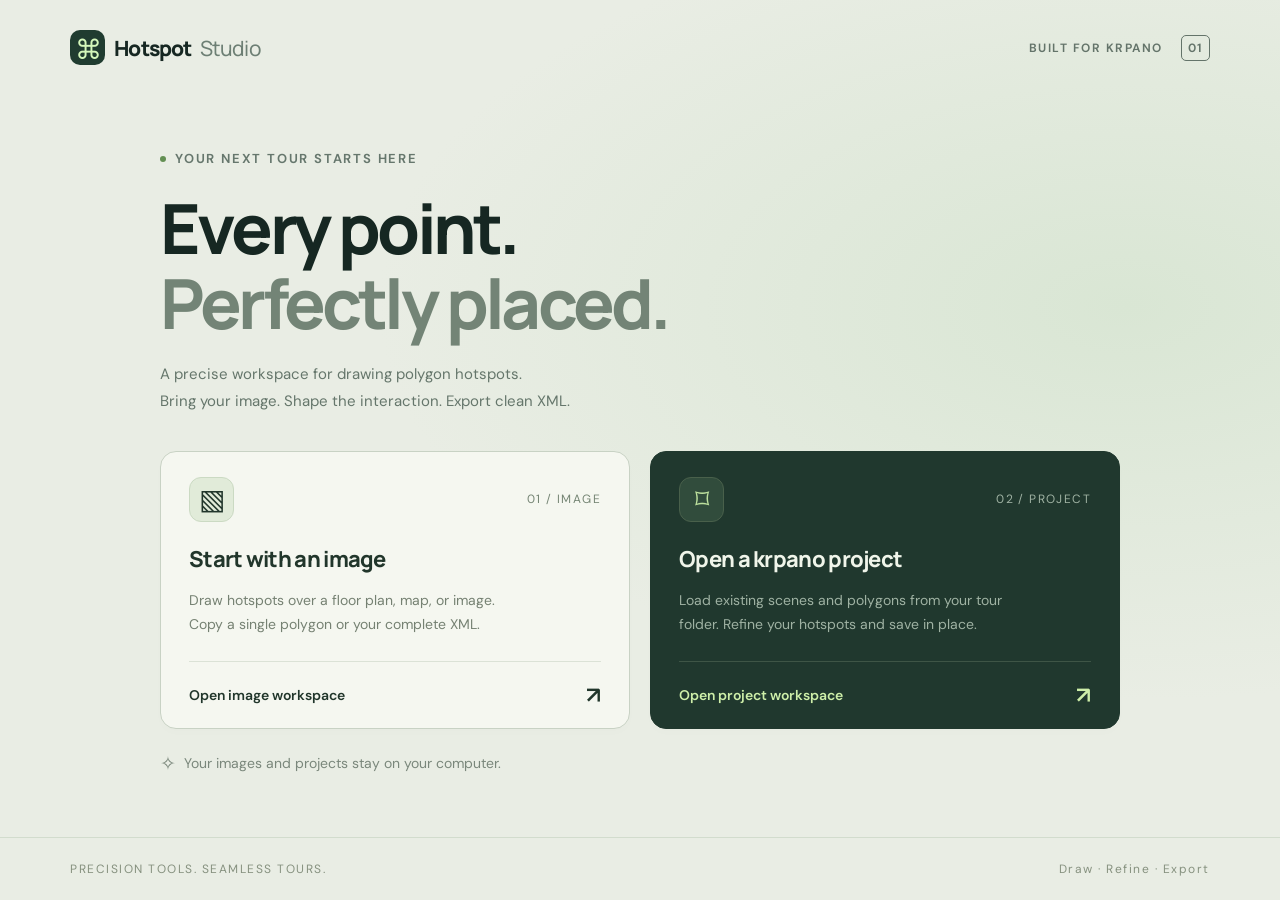
<file: index.html>
<!DOCTYPE html>
<html lang="en">
<head>
    <meta charset="UTF-8">
    <meta name="viewport" content="width=device-width, initial-scale=1.0">
    <title>Hotspot Studio · krpano editor</title>
    <link rel="stylesheet" href="styles.css">
    <script src="editor.js" defer></script>
</head>
<body>
    <main id="welcomeScreen" class="welcome">
        <nav class="welcome-nav"><a class="brand" href="./"><span class="brand-mark" aria-hidden="true">⌘</span> Hotspot<span class="brand-light">Studio</span></a><span class="version-badge">BUILT FOR KRPANO <span>01</span></span></nav>
        <div class="welcome-content">
            <div class="welcome-intro"><span class="eyebrow"><i></i> YOUR NEXT TOUR STARTS HERE</span><h1>Every point.<br><span>Perfectly placed.</span></h1><p>A precise workspace for drawing polygon hotspots.<br>Bring your image. Shape the interaction. Export clean XML.</p></div>
            <div class="mode-container">
                <button class="mode-card" type="button" data-workflow="image"><span class="mode-top"><span class="mode-icon" aria-hidden="true">▧</span><span class="mode-number">01 / IMAGE</span></span><h2>Start with an image</h2><p>Draw hotspots over a floor plan, map, or image. Copy a single polygon or your complete XML.</p><span class="mode-bottom"><span>Open image workspace</span><span aria-hidden="true">↗</span></span></button>
                <button class="mode-card project-card" type="button" data-workflow="folder"><span class="mode-top"><span class="mode-icon" aria-hidden="true">⌑</span><span class="mode-number">02 / PROJECT</span></span><h2>Open a krpano project</h2><p>Load existing scenes and polygons from your tour folder. Refine your hotspots and save in place.</p><span class="mode-bottom"><span>Open project workspace</span><span aria-hidden="true">↗</span></span></button>
            </div>
            <div class="welcome-note"><span>✧</span> Your images and projects stay on your computer.</div>
        </div>
        <footer class="welcome-footer"><span>PRECISION TOOLS. SEAMLESS TOURS.</span><span>Draw · Refine · Export</span></footer>
    </main>

    <div id="mainApp">
        <header class="app-header">
            <div class="header-brand"><button id="btnBack" class="icon-button" type="button" aria-label="Return to workflow selection">←</button><span class="brand-mark" aria-hidden="true">⌘</span><div><strong>Hotspot<span class="brand-light">Studio</span></strong><span id="headerTitle" class="header-subtitle">Image workspace</span></div></div>
            <div class="header-center"><span class="live-dot"></span><span>LOCAL WORKSPACE</span></div>
            <div class="header-status"><span id="folderStatus">Ready to create</span><span class="version-badge">KRPANO XML</span></div>
        </header>
        <div class="app-container">
            <aside class="sidebar" aria-label="Setup and hotspots">
                <div class="sidebar-title"><span class="eyebrow">WORKSPACE</span><span class="small-label">01 — SETUP</span></div>
                <section id="panelImageSetup" class="panel hidden-panel">
                    <h3>Image setup</h3><p class="panel-description">Choose the image you want to make interactive.</p>
                    <label for="standaloneImageInput">Source image</label><input class="file-input" type="file" id="standaloneImageInput" accept="image/*">
                    <label for="prefixImage">Hotspot name prefix</label><input type="text" id="prefixImage" value="hotspot_" placeholder="e.g. floor1_">
                    <div class="field-grid"><div><label for="hfovImg">HFOV</label><input type="number" id="hfovImg" value="1.00" step="0.01"></div><div><label for="vfovImg">VFOV</label><input type="number" id="vfovImg" value="0.563040" step="0.000001"></div></div>
                </section>
                <section id="panelFolderSetup" class="panel hidden-panel">
                    <h3>Project setup</h3><p class="panel-description">Connect your tour folder to edit a scene.</p><button id="btnOpenFolder" class="primary" type="button">＋ Open krpano folder</button>
                    <div id="folderControls" class="hidden-panel folder-controls"><label for="sceneSelect">Target scene</label><select id="sceneSelect"><option value="">No scenes found</option></select><label for="highResOverride">High-resolution image <span class="optional">optional</span></label><input class="file-input" type="file" id="highResOverride" accept="image/*"><label for="prefixFolder">Hotspot name prefix</label><input type="text" id="prefixFolder" placeholder="Auto-fills from scene"><div class="field-grid"><div><label for="hfovFol">HFOV</label><input type="number" id="hfovFol" value="1.00" step="0.01"></div><div><label for="vfovFol">VFOV</label><input type="number" id="vfovFol" value="0.563040" step="0.000001"></div></div></div>
                </section>
                <section class="panel hotspot-panel"><div class="section-heading"><h3>Hotspots</h3><span id="hotspotCount" class="count-badge">0</span></div><div class="list-toolbar"><span class="small-label">YOUR POLYGONS</span><button id="btnShowAll" class="text-button" type="button">Show all ↗</button></div><div class="apt-list" id="aptList"></div><p id="hotspotEmpty" class="empty-list">No hotspots yet.<br>Draw your first polygon on the canvas.</p><div id="defaultControls"><button id="btnStartDraw" class="primary" type="button">＋ Draw a hotspot</button><button class="danger" id="btnDeleteApt" type="button">Delete selected hotspot</button></div><div id="drawControls"><div class="drawing-label"><span class="live-dot"></span> DRAWING MODE</div><p>Click to add points. Drag a point to refine it. Right-click a point to remove it.</p><button id="btnFinishDraw" class="primary" type="button">✓ Finish polygon</button><button id="btnCancelDraw" class="secondary" type="button">Cancel drawing</button></div></section>
                <div class="sidebar-footnote"><span>↳</span> Select a hotspot to refine its points.</div>
            </aside>
            <section class="canvas-workspace" aria-label="Canvas workspace">
                <div class="canvas-toolbar"><div class="canvas-heading"><span class="canvas-icon" aria-hidden="true">◇</span><div><strong id="canvasTitle">Untitled canvas</strong><span id="imageDimensions">Upload an image to begin</span></div></div><div class="zoom-controls" aria-label="Canvas zoom"><button id="btnZoomOut" type="button" aria-label="Zoom out">−</button><span id="zoomLabel">100%</span><button id="btnZoomIn" type="button" aria-label="Zoom in">＋</button><span class="toolbar-divider"></span><button id="btnZoomFit" type="button">Fit</button></div></div>
                <div class="editor-view" id="editorView"><div id="canvasEmpty" class="canvas-empty"><svg width="138" height="112" viewBox="0 0 138 112" fill="none" aria-hidden="true"><path d="M16 28L90 13L122 77L49 98Z" fill="#b9f582" fill-opacity=".04" stroke="#657d57" stroke-dasharray="4 5"/><path d="M37 40L85 30L105 72L57 85Z" fill="#b9f582" fill-opacity=".09" stroke="#b9f582"/><g fill="#172524" stroke="#b9f582"><rect x="33" y="36" width="8" height="8" rx="2"/><rect x="81" y="26" width="8" height="8" rx="2"/><rect x="101" y="68" width="8" height="8" rx="2"/><rect x="53" y="81" width="8" height="8" rx="2"/></g></svg><h2>A blank canvas. Endless possibilities.</h2><p id="canvasEmptyText">Upload an image to begin.</p><span class="empty-hint">POINT BY POINT, BRING YOUR IMAGE TO LIFE</span></div><div id="canvasWrapper" class="canvas-wrapper" hidden><canvas id="canvas" width="600" height="400" aria-label="Polygon drawing canvas"></canvas></div></div>
                <div class="canvas-footer"><span id="canvasStatus"><i class="live-dot"></i><span id="canvasStatusText">Ready when you are</span></span><div><kbd>Space</kbd> + drag to pan <span class="footer-divider">/</span> Scroll to zoom</div></div>
            </section>
            <aside class="export-sidebar" aria-label="Export XML">
                <div class="sidebar-title"><span class="eyebrow">DELIVERABLE</span><span class="small-label">02 — EXPORT</span></div>
                <section id="panelExportImage" class="export-panel hidden-panel"><div class="section-heading"><h3>Generated XML</h3><span class="code-badge">&lt;/&gt;</span></div><p class="panel-description">Your polygons, ready for krpano.<br>Generate the code after making changes.</p><button id="btnGenerateCode" class="primary" type="button">Generate XML <span aria-hidden="true">↗</span></button><div class="code-heading"><span>HOTSPOTS.XML</span><button id="btnCopyAllXml" class="text-button" type="button" disabled>Copy all</button></div><textarea id="xmlOutput" readonly spellcheck="false" aria-label="Generated hotspot XML" placeholder="Your generated XML will appear here…"></textarea><p id="copyStatus" class="copy-status" role="status" aria-live="polite"></p><div class="export-note"><span aria-hidden="true">↳</span><p>Need just one hotspot? Use <strong>Copy XML</strong> beside its name.</p></div></section>
                <section id="panelExportFolder" class="export-panel hidden-panel"><div class="section-heading"><h3>Save your changes</h3><span class="code-badge">&lt;/&gt;</span></div><p class="panel-description">Replace the polygon hotspots in the selected scene of your tour.xml.</p><button id="btnSaveXML" class="primary" type="button">Save to tour.xml ↗</button><div class="export-note"><span>↳</span><p>Saving updates the selected scene in your connected project folder.</p></div></section>
                <section class="export-spec" aria-labelledby="exportStyleHeading">
                    <h3 id="exportStyleHeading">Hotspot style</h3>
                    <p class="panel-description">Applies to every hotspot in your export.</p>
                    <label for="borderColorCode">Border color</label>
                    <div class="color-control">
                        <input id="borderColorPicker" type="color" value="#ffffff" aria-label="Choose border color">
                        <input id="borderColorCode" type="text" value="0xFFFFFF" spellcheck="false" aria-describedby="styleColorHint" aria-label="Border color hex code">
                    </div>
                    <label for="fillColorCode">Fill color</label>
                    <div class="color-control">
                        <input id="fillColorPicker" type="color" value="#ffffff" aria-label="Choose fill color">
                        <input id="fillColorCode" type="text" value="0xFFFFFF" spellcheck="false" aria-describedby="styleColorHint" aria-label="Fill color hex code">
                    </div>
                    <p id="styleColorHint" class="field-hint">Use a picker or enter #FFFFFF / 0xFFFFFF.</p>
                    <label for="fillOpacityRange">Fill opacity</label>
                    <div class="opacity-control">
                        <input id="fillOpacityRange" type="range" min="0" max="100" step="1" value="20" aria-label="Fill opacity slider">
                        <div class="percentage-input"><input id="fillOpacity" type="number" min="0" max="100" step="1" value="20" aria-label="Fill opacity percentage"><span aria-hidden="true">%</span></div>
                    </div>
                    <p id="exportStyleStatus" class="field-hint" role="status" aria-live="polite"></p>
                </section>
            </aside>
        </div>
    </div>
</body>
</html>
</file>
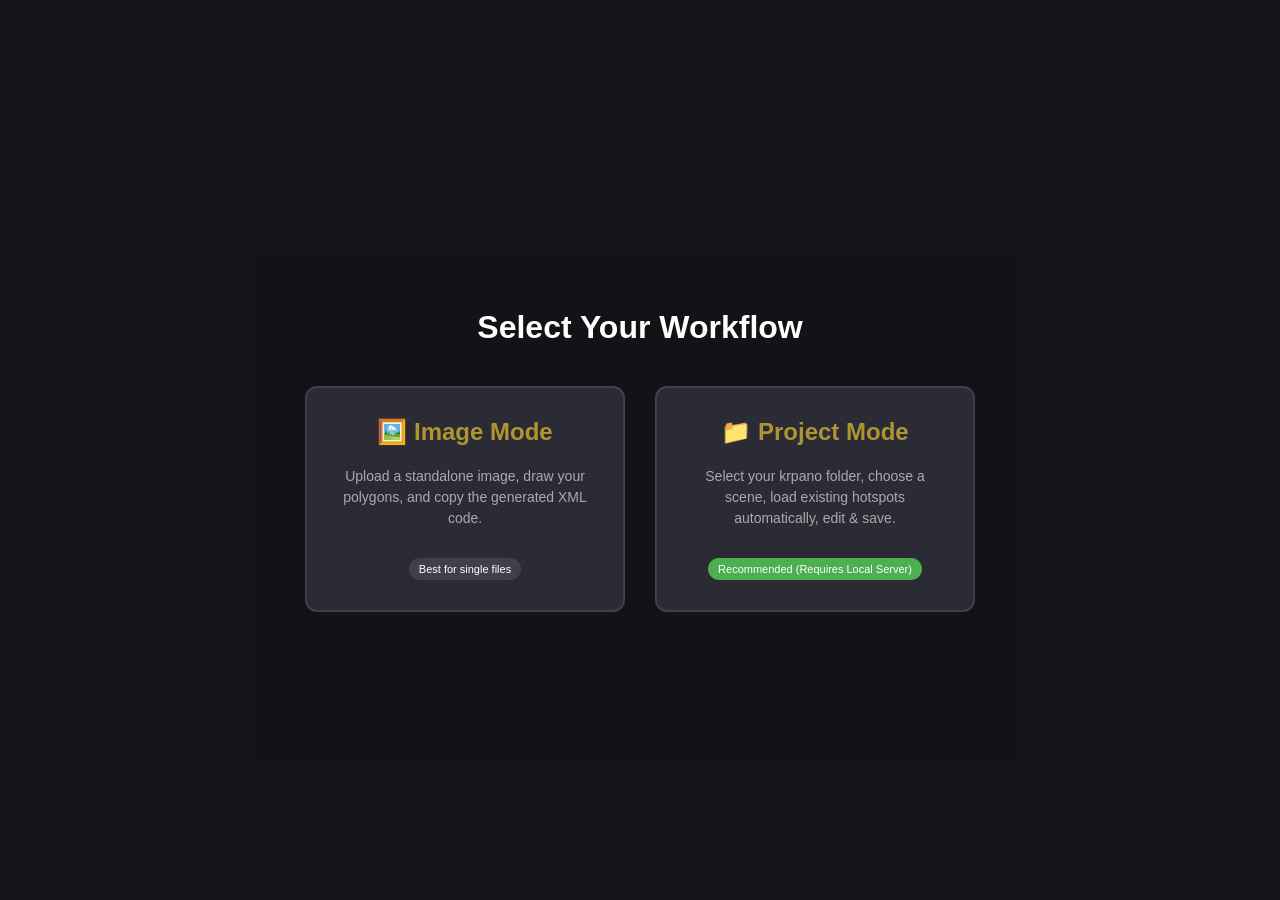
<file: hotspot-tool.html>
<!DOCTYPE html>
<html lang="en">

<head>
    <meta charset="UTF-8">
    <meta name="viewport" content="width=device-width, initial-scale=1.0">
    <title>Krpano Ultimate Hotspot Editor</title>
    <style>
        * {
            box-sizing: border-box;
            font-family: -apple-system, BlinkMacSystemFont, "Segoe UI", Roboto, sans-serif;
        }

        body {
            margin: 0;
            padding: 0;
            background: #1e1e24;
            color: #fff;
            height: 100vh;
            display: flex;
            flex-direction: column;
        }

        /* --- Welcome Screen --- */
        #welcomeScreen {
            position: fixed;
            top: 0;
            left: 0;
            width: 100%;
            height: 100%;
            background: rgba(20, 20, 24, 0.95);
            display: flex;
            flex-direction: column;
            align-items: center;
            justify-content: center;
            z-index: 1000;
        }

        .mode-container {
            display: flex;
            gap: 30px;
            margin-top: 30px;
        }

        .mode-card {
            background: #2b2b36;
            border: 2px solid #3f3f4e;
            padding: 30px;
            border-radius: 12px;
            width: 320px;
            text-align: center;
            cursor: pointer;
            transition: all 0.3s;
        }

        .mode-card:hover {
            border-color: #ad952f;
            transform: translateY(-5px);
            box-shadow: 0 10px 20px rgba(0, 0, 0, 0.3);
        }

        .mode-card h2 {
            color: #ad952f;
            margin-top: 0;
        }

        .mode-card p {
            color: #aaa;
            font-size: 14px;
            line-height: 1.5;
        }

        /* --- Main App --- */
        header {
            background: #2b2b36;
            padding: 12px 20px;
            display: flex;
            align-items: center;
            justify-content: space-between;
            border-bottom: 1px solid #3f3f4e;
        }

        .app-container {
            display: flex;
            flex: 1;
            overflow: hidden;
        }

        .sidebar {
            width: 350px;
            background: #252530;
            border-right: 1px solid #3f3f4e;
            padding: 15px;
            overflow-y: auto;
            display: flex;
            flex-direction: column;
            gap: 15px;
        }

        .panel {
            background: #2b2b36;
            border-radius: 6px;
            padding: 12px;
            border: 1px solid #3f3f4e;
        }

        .panel h3 {
            margin-top: 0;
            font-size: 14px;
            text-transform: uppercase;
            letter-spacing: 0.5px;
            color: #ad952f;
            border-bottom: 1px solid #3f3f4e;
            padding-bottom: 8px;
            margin-bottom: 12px;
        }

        label {
            display: block;
            font-size: 12px;
            margin-bottom: 5px;
            color: #ccc;
        }

        input,
        select,
        button {
            width: 100%;
            padding: 8px;
            margin-bottom: 10px;
            border-radius: 4px;
            border: 1px solid #4f4f60;
            background: #1e1e24;
            color: #fff;
            font-size: 13px;
        }

        button {
            background: #ad952f;
            color: #000;
            font-weight: bold;
            border: none;
            cursor: pointer;
            transition: background 0.2s;
        }

        button:hover {
            background: #c2a938;
        }

        button.secondary {
            background: #3f3f4e;
            color: #fff;
        }

        button.secondary:hover {
            background: #525266;
        }

        button.danger {
            background: #8b0000;
            color: #fff;
        }

        button.success {
            background: #4CAF50;
            color: #fff;
        }

        button.success:hover {
            background: #45a049;
        }

        .editor-view {
            flex: 1;
            background: #141418;
            position: relative;
            overflow: auto;
            display: flex;
            align-items: center;
            justify-content: center;
            padding: 20px;
        }

        .canvas-wrapper {
            position: relative;
        }

        canvas {
            display: block;
            cursor: crosshair;
            background: #1e1e24;
            box-shadow: 0 0 20px rgba(0, 0, 0, 0.5);
        }

        .apt-list {
            max-height: 180px;
            overflow-y: auto;
            margin-bottom: 10px;
            border: 1px solid #3f3f4e;
            border-radius: 4px;
            padding: 4px;
            background: #1e1e24;
        }

        .apt-item {
            display: flex;
            justify-content: space-between;
            align-items: center;
            padding: 6px 8px;
            margin-bottom: 4px;
            border-radius: 4px;
            cursor: pointer;
            border: 1px solid transparent;
        }

        .apt-item:hover {
            background: #2b2b36;
        }

        .apt-item.selected {
            border-color: #ad952f;
            background: #3a3826;
        }

        textarea {
            height: 150px;
            font-family: monospace;
            font-size: 11px;
            white-space: pre;
            width: 100%;
            background: #1e1e24;
            color: #fff;
            border: 1px solid #4f4f60;
            padding: 8px;
            border-radius: 4px;
            resize: vertical;
        }

        #drawControls {
            display: none;
            background: #3a3826;
            padding: 10px;
            border-radius: 4px;
            border: 1px dashed #ad952f;
        }
    </style>
</head>

<body>

    <!-- WELCOME SCREEN -->
    <div id="welcomeScreen">
        <h1 style="color: #fff; font-size: 32px; margin-bottom: 10px;">Select Your Workflow</h1>

        <div class="mode-container">
            <!-- Mode A -->
            <div class="mode-card" onclick="initApp('image')">
                <h2>🖼️ Image Mode</h2>
                <p>Upload a standalone image, draw your polygons, and copy the generated XML code.</p>
                <span
                    style="display:inline-block; margin-top:15px; padding: 5px 10px; background:#3f3f4e; border-radius:15px; font-size:11px;">Best
                    for single files</span>
            </div>

            <!-- Mode B -->
            <div class="mode-card" onclick="initApp('folder')">
                <h2>📁 Project Mode</h2>
                <p>Select your krpano folder, choose a scene, load existing hotspots automatically, edit & save.</p>
                <span
                    style="display:inline-block; margin-top:15px; padding: 5px 10px; background:#4CAF50; color:#fff; border-radius:15px; font-size:11px;">Recommended
                    (Requires Local Server)</span>
            </div>
        </div>
    </div>

    <!-- MAIN APP -->
    <div id="mainApp" style="display:none; height: 100vh; flex-direction: column;">
        <header>
            <div>
                <button class="secondary" style="width:auto; padding: 5px 10px; margin:0 15px 0 0;"
                    onclick="location.reload()">⬅ Back</button>
                <strong id="headerTitle">Krpano Hotspot Editor</strong>
            </div>
            <div id="folderStatus" style="font-size: 12px; color: #FFD700;"></div>
        </header>

        <div class="app-container">
            <div class="sidebar">

                <!-- MODULE 1A: IMAGE MODE SETUP -->
                <div id="panelImageSetup" class="panel" style="display: none;">
                    <h3>1. Image Setup</h3>
                    <label>Upload Floor Plan / Image</label>
                    <input type="file" id="standaloneImageInput" accept="image/*">

                    <label>Hotspot Name Prefix</label>
                    <input type="text" id="prefixImage" value="hotspot_" placeholder="e.g. floor1_">

                    <div style="display:flex; gap:10px;">
                        <div><label>HFOV</label><input type="number" id="hfovImg" value="1.00" step="0.01"></div>
                        <div><label>VFOV</label><input type="number" id="vfovImg" value="0.563040" step="0.000001">
                        </div>
                    </div>
                </div>

                <!-- MODULE 1B: FOLDER MODE SETUP -->
                <div id="panelFolderSetup" class="panel" style="display: none;">
                    <h3>1. Project Setup</h3>
                    <button id="btnOpenFolder" class="success">📂 Open Krpano Folder</button>

                    <div id="folderControls"
                        style="display: none; margin-top: 15px; border-top: 1px solid #3f3f4e; padding-top: 15px;">
                        <label>Select Target Scene</label>
                        <select id="sceneSelect" onchange="onSceneChange()">
                            <option value="">-- No scenes found --</option>
                        </select>

                        <div
                            style="background: #1e1e24; padding: 10px; border-radius: 4px; margin-bottom: 10px; border: 1px dashed #4f4f60;">
                            <label style="color:#FFD700;">Upload Original High-Res Image (Optional):</label>
                            <input type="file" id="highResOverride" accept="image/*" style="margin-bottom:0;">
                        </div>

                        <label>Hotspot Name Prefix</label>
                        <input type="text" id="prefixFolder" value="" placeholder="Auto-fills from scene">

                        <div style="display:flex; gap:10px;">
                            <div><label>HFOV</label><input type="number" id="hfovFol" value="1.00" step="0.01"></div>
                            <div><label>VFOV</label><input type="number" id="vfovFol" value="0.563040" step="0.000001">
                            </div>
                        </div>
                    </div>
                </div>

                <!-- MODULE 2: ZOOM & PAN -->
                <div class="panel">
                    <h3>Zoom & Pan</h3>
                    <p style="font-size: 11px; color:#aaa; margin-top:0;"><i>Tip: Right-click & drag, or Spacebar+Drag
                            to pan.</i></p>
                    <div style="display:flex; gap:5px; align-items:center;">
                        <button id="btnZoomOut" class="secondary" style="width:40px;">-</button>
                        <span id="zoomLabel" style="font-size:12px; flex:1; text-align:center;">100%</span>
                        <button id="btnZoomIn" class="secondary" style="width:40px;">+</button>
                        <button id="btnZoomFit" class="secondary">Fit</button>
                    </div>
                </div>

                <!-- MODULE 3: DRAWING -->
                <div class="panel">
                    <h3>2. Manage Hotspots</h3>
                    <button id="btnShowAll" class="secondary" style="margin-bottom: 10px;">👁️ Show All
                        Hotspots</button>
                    <div class="apt-list" id="aptList"></div>

                    <div id="defaultControls">
                        <button id="btnStartDraw">+ Create Manual Polygon</button>
                        <button class="danger" id="btnDeleteApt" style="margin-top: 5px;">Delete Selected</button>
                    </div>

                    <div id="drawControls">
                        <p style="font-size: 12px; margin-top: 0; margin-bottom: 10px; color: #FFD700;">✏️ Click on
                            canvas to add points.</p>
                        <button id="btnFinishDraw" class="success">Finish Shape</button>
                        <button id="btnCancelDraw" class="danger" style="margin-bottom: 0;">Cancel</button>
                    </div>
                </div>

                <!-- MODULE 4A: EXPORT IMAGE MODE -->
                <div id="panelExportImage" class="panel" style="display: none;">
                    <h3>3. Export Code</h3>
                    <button id="btnGenerateCode" class="secondary">Generate XML Code</button>
                    <textarea id="xmlOutput" readonly placeholder="Output will appear here..."></textarea>
                </div>

                <!-- MODULE 4B: EXPORT FOLDER MODE -->
                <div id="panelExportFolder" class="panel" style="display: none;">
                    <h3>3. Save Changes</h3>
                    <button id="btnSaveXML" class="success" style="padding: 12px; font-size: 14px;">💾 Overwrite
                        tour.xml</button>
                </div>

            </div>

            <div class="editor-view" id="editorView">
                <div class="canvas-wrapper">
                    <canvas id="canvas" width="600" height="400"></canvas>
                </div>
            </div>
        </div>
    </div>

    <script>
        // --- Application State ---
        let currentWorkflow = '';
        let appMode = 'VIEW_ALL';
        let img = new Image();
        let apartments = [];
        let drawingPoints = [];
        let selectedAptIndex = -1;
        let selectedPointIndex = -1;
        let isDragging = false;
        let zoomLevel = 1.0;
        const HANDLE_RADIUS = 6;

        // File System State
        let projectDirHandle = null;
        let xmlFileHandle = null;
        let originalXmlContent = "";
        let sceneDataMap = {};

        // Panning State
        let isPanning = false;
        let startPanX = 0, startPanY = 0;
        let startScrollLeft = 0, startScrollTop = 0;
        let spacePressed = false;

        const editorView = document.getElementById('editorView');
        const canvas = document.getElementById('canvas');
        const ctx = canvas.getContext('2d');
        const aptListEl = document.getElementById('aptList');

        // --- INITIALIZATION ---
        function initApp(mode) {
            currentWorkflow = mode;
            document.getElementById('welcomeScreen').style.display = 'none';
            document.getElementById('mainApp').style.display = 'flex';

            if (mode === 'image') {
                document.getElementById('headerTitle').innerText = "Standalone Image Editor";
                document.getElementById('panelImageSetup').style.display = 'block';
                document.getElementById('panelExportImage').style.display = 'block';
                drawHelperText("Upload an Image from the left panel to begin.");
            } else {
                document.getElementById('headerTitle').innerText = "Direct Project Folder Editor";
                document.getElementById('panelFolderSetup').style.display = 'block';
                document.getElementById('panelExportFolder').style.display = 'block';
                drawHelperText("Click 'Open Krpano Folder' to begin.");
            }
        }

        function drawHelperText(text) {
            ctx.clearRect(0, 0, canvas.width, canvas.height);
            ctx.fillStyle = "#FFD700"; ctx.font = "16px Arial"; ctx.textAlign = "center";
            ctx.fillText(text, canvas.width / 2, canvas.height / 2);
        }

        // --- IMAGE LOADING ENGINE ---
        // Universal image onload handler to calculate everything properly
        img.onload = () => {
            fitToScreen();
            if (currentWorkflow === 'folder' && originalXmlContent) {
                loadExistingHotspotsFromXML();
            }
        };

        // Workflow A: Image Input
        document.getElementById('standaloneImageInput').addEventListener('change', (e) => {
            const file = e.target.files[0];
            if (!file) return;
            document.getElementById('prefixImage').value = file.name.replace(/\.[^/.]+$/, "") + "_";
            const reader = new FileReader();
            reader.onload = (evt) => { img.src = evt.target.result; };
            reader.readAsDataURL(file);
        });

        // Workflow B: High-Res Override
        document.getElementById('highResOverride').addEventListener('change', (e) => {
            const file = e.target.files[0];
            if (!file) return;
            const reader = new FileReader();
            reader.onload = (evt) => { img.src = evt.target.result; };
            reader.readAsDataURL(file);
        });

        // --- WORKFLOW A: EXPORT ---
        document.getElementById('btnGenerateCode').addEventListener('click', () => {
            if (apartments.length === 0) return alert("Please draw at least one hotspot!");
            const hfov = parseFloat(document.getElementById('hfovImg').value);
            const vfov = parseFloat(document.getElementById('vfovImg').value);
            const prefix = document.getElementById('prefixImage').value;

            let xml = '';
            apartments.forEach(apt => {
                xml += `\t\t<hotspot name="${prefix}${apt.number}" style="mypolygonalhotspotstylename"\n\t\t\tbordercolor="" borderwidth="1"\n\t\t\tfillcolor="0xAD952F" fillalpha="0.2" capture="false"\n\t\t\tzorder="5"\n\t\t\tonhover="set(fillalpha, 0.5);"\n\t\t\tonout="set(fillalpha, 0.2);">\n`;
                apt.points.forEach(p => {
                    const ath = ((p.x / img.width) - 0.5) * hfov; const atv = ((p.y / img.height) - 0.5) * vfov;
                    xml += `\t\t\t<point ath="${ath.toFixed(6)}" atv="${atv.toFixed(6)}" />\n`;
                });
                xml += `\t\t</hotspot>\n`;
            });
            document.getElementById('xmlOutput').value = xml;
        });

        // --- WORKFLOW B: FOLDER LOGIC ---
        document.getElementById('btnOpenFolder').addEventListener('click', async () => {
            try {
                projectDirHandle = await window.showDirectoryPicker({ mode: 'readwrite' });
                document.getElementById('folderStatus').innerText = "📁 " + projectDirHandle.name;

                try {
                    xmlFileHandle = await projectDirHandle.getFileHandle('tour.xml', { create: false });
                    const file = await xmlFileHandle.getFile();
                    originalXmlContent = await file.text();

                    document.getElementById('folderControls').style.display = 'block';
                    parseScenesFromXML(originalXmlContent);
                } catch (err) {
                    alert("Error: 'tour.xml' not found in this folder.");
                }
            } catch (err) {
                if (err.name !== 'AbortError') alert("Folder access denied.");
            }
        });

        function parseScenesFromXML(xmlText) {
            const parser = new DOMParser();
            const xmlDoc = parser.parseFromString(xmlText, "text/xml");
            const scenes = xmlDoc.getElementsByTagName("scene");

            const select = document.getElementById('sceneSelect');
            select.innerHTML = '';
            sceneDataMap = {};

            for (let i = 0; i < scenes.length; i++) {
                const sceneName = scenes[i].getAttribute("name");
                if (sceneName) {
                    let imgUrl = "";
                    const preview = scenes[i].getElementsByTagName("preview")[0];
                    if (preview && preview.getAttribute("url")) {
                        imgUrl = preview.getAttribute("url");
                    }
                    sceneDataMap[sceneName] = { url: imgUrl };
                    let option = document.createElement('option');
                    option.value = sceneName; option.text = sceneName;
                    select.appendChild(option);
                }
            }
            if (scenes.length > 0) onSceneChange();
        }

        async function onSceneChange() {
            const select = document.getElementById('sceneSelect');
            if (select.value) {
                document.getElementById('prefixFolder').value = select.value + "_";
                const imgPath = sceneDataMap[select.value].url;

                apartments = [];
                updateUI();

                if (imgPath) {
                    drawHelperText("Loading preview image & checking for existing hotspots...");
                    await loadLocalImage(imgPath);
                } else {
                    img.src = "";
                    drawHelperText("No preview image found in XML for this scene. Upload a High-Res Image to continue.");
                }
            }
        }

        async function loadLocalImage(path) {
            try {
                const pathParts = path.split('/');
                let currentDir = projectDirHandle;
                for (let i = 0; i < pathParts.length - 1; i++) {
                    currentDir = await currentDir.getDirectoryHandle(pathParts[i]);
                }
                const fileHandle = await currentDir.getFileHandle(pathParts[pathParts.length - 1]);
                const file = await fileHandle.getFile();
                const objectUrl = URL.createObjectURL(file);
                // This will trigger img.onload which will fit screen and parse existing hotspots
                img.src = objectUrl;
            } catch (err) {
                drawHelperText("Could not auto-load image. Please upload a High-Res Override.");
            }
        }

        // --- REVERSE MATH: LOAD EXISTING HOTSPOTS ---
        function loadExistingHotspotsFromXML() {
            if (!originalXmlContent || !img.src || img.src === "") return;
            const selectedScene = document.getElementById('sceneSelect').value;
            if (!selectedScene) return;

            // Parse XML DOM
            const parser = new DOMParser();
            const xmlDoc = parser.parseFromString(originalXmlContent, "text/xml");
            const scenes = xmlDoc.getElementsByTagName("scene");

            let targetScene = null;
            for (let i = 0; i < scenes.length; i++) {
                if (scenes[i].getAttribute("name") === selectedScene) { targetScene = scenes[i]; break; }
            }
            if (!targetScene) return;

            const hfov = parseFloat(document.getElementById('hfovFol').value);
            const vfov = parseFloat(document.getElementById('vfovFol').value);
            const prefix = document.getElementById('prefixFolder').value;

            apartments = [];
            const hotspots = targetScene.getElementsByTagName("hotspot");

            for (let i = 0; i < hotspots.length; i++) {
                const hs = hotspots[i];
                const points = hs.getElementsByTagName("point");

                // Only parse if it's a polygon (has <point> children)
                if (points.length > 2) {
                    let name = hs.getAttribute("name") || "unknown";
                    if (name.startsWith(prefix)) name = name.substring(prefix.length);

                    let ptsArray = [];
                    for (let j = 0; j < points.length; j++) {
                        let ath = parseFloat(points[j].getAttribute("ath"));
                        let atv = parseFloat(points[j].getAttribute("atv"));

                        // The Magical Reverse Math [Pixels to Spherical reversed]
                        let x = ((ath / hfov) + 0.5) * img.width;
                        let y = ((atv / vfov) + 0.5) * img.height;
                        ptsArray.push({ x: x, y: y });
                    }

                    apartments.push({
                        id: Date.now() + Math.random(),
                        number: name,
                        points: ptsArray
                    });
                }
            }
            updateUI();
            redraw();
        }

        // --- WORKFLOW B: SAVE OVERWRITE XML ---
        document.getElementById('btnSaveXML').addEventListener('click', async () => {
            if (!xmlFileHandle || !originalXmlContent) return alert("Please open a project folder first!");

            const hfov = parseFloat(document.getElementById('hfovFol').value);
            const vfov = parseFloat(document.getElementById('vfovFol').value);
            const prefix = document.getElementById('prefixFolder').value;
            const selectedScene = document.getElementById('sceneSelect').value;

            if (!selectedScene) return alert("Please select a target scene.");

            // Generate New XML for all current hotspots
            let hotspotXml = '';
            apartments.forEach(apt => {
                hotspotXml += `\t\t<hotspot name="${prefix}${apt.number}" style="mypolygonalhotspotstylename"\n\t\t\tbordercolor="" borderwidth="1"\n\t\t\tfillcolor="0xAD952F" fillalpha="0.2" capture="false"\n\t\t\tzorder="5"\n\t\t\tonhover="set(fillalpha, 0.5);"\n\t\t\tonout="set(fillalpha, 0.2);">\n`;
                apt.points.forEach(p => {
                    const ath = ((p.x / img.width) - 0.5) * hfov; const atv = ((p.y / img.height) - 0.5) * vfov;
                    hotspotXml += `\t\t\t<point ath="${ath.toFixed(6)}" atv="${atv.toFixed(6)}" />\n`;
                });
                hotspotXml += `\t\t</hotspot>\n`;
            });

            // Smart Regex Replacement: 
            // 1. Find the target Scene
            // 2. Remove ONLY existing polygonal hotspots inside it (hotspots with <point> tags)
            // 3. Inject our fresh hotspot list.
            const sceneRegex = new RegExp(`(<scene[^>]*name=["']${selectedScene}["'][^>]*>)([\\s\\S]*?)(</scene>)`, 'i');

            if (sceneRegex.test(originalXmlContent)) {
                let match = sceneRegex.exec(originalXmlContent);
                let sceneStart = match[1];
                let sceneBody = match[2];
                let sceneEnd = match[3];

                // Strip existing polygonal hotspots safely
                let cleanSceneBody = sceneBody.replace(/<hotspot[^>]*>[\s\S]*?<point[\s\S]*?<\/hotspot>/gi, '');

                // Re-assemble XML
                let updatedXml = originalXmlContent.replace(sceneRegex, `${sceneStart}${cleanSceneBody}\n\t\t<!-- Inject Editor Hotspots -->\n${hotspotXml}\n\t${sceneEnd}`);

                try {
                    const writable = await xmlFileHandle.createWritable();
                    await writable.write(updatedXml);
                    await writable.close();
                    originalXmlContent = updatedXml; // Keep memory in sync
                    alert(`✅ Success! Hotspots perfectly overwritten and saved into ${selectedScene} in tour.xml`);
                } catch (err) {
                    alert("Save failed. Ensure tour.xml is not open/locked in another program.");
                }
            } else {
                alert(`Error: Could not find the closing </scene> tag for "${selectedScene}".`);
            }
        });

        // --- PANNING, ZOOMING, & DRAWING ENGINE ---
        window.addEventListener('keydown', (e) => {
            if (e.code === 'Space' && document.activeElement.tagName !== 'INPUT') {
                spacePressed = true; canvas.style.cursor = 'grab'; e.preventDefault();
            }
        });
        window.addEventListener('keyup', (e) => {
            if (e.code === 'Space') { spacePressed = false; canvas.style.cursor = 'crosshair'; }
        });
        canvas.addEventListener('contextmenu', e => e.preventDefault());

        function setZoom(newZoom) {
            zoomLevel = Math.max(0.05, Math.min(5.0, newZoom));
            document.getElementById('zoomLabel').innerText = Math.round(zoomLevel * 100) + '%';
            if (img.src) { canvas.width = img.width * zoomLevel; canvas.height = img.height * zoomLevel; redraw(); }
        }
        function fitToScreen() {
            if (!img.src) return;
            const scaleX = (editorView.clientWidth - 40) / img.width; const scaleY = (editorView.clientHeight - 40) / img.height;
            setZoom(Math.min(scaleX, scaleY) || 1.0);
        }
        document.getElementById('btnZoomIn').addEventListener('click', () => setZoom(zoomLevel * 1.25));
        document.getElementById('btnZoomOut').addEventListener('click', () => setZoom(zoomLevel / 1.25));
        document.getElementById('btnZoomFit').addEventListener('click', fitToScreen);
        canvas.addEventListener('wheel', (e) => { if (e.ctrlKey) return; e.preventDefault(); setZoom(e.deltaY < 0 ? zoomLevel * 1.1 : zoomLevel / 1.1); });

        function redraw() {
            if (!img.src || img.src === "") return;
            ctx.clearRect(0, 0, canvas.width, canvas.height);
            ctx.drawImage(img, 0, 0, canvas.width, canvas.height);

            if (appMode === 'DRAWING' && drawingPoints.length > 0) {
                ctx.beginPath(); ctx.moveTo(drawingPoints[0].x * zoomLevel, drawingPoints[0].y * zoomLevel);
                for (let i = 1; i < drawingPoints.length; i++) ctx.lineTo(drawingPoints[i].x * zoomLevel, drawingPoints[i].y * zoomLevel);
                ctx.strokeStyle = "#FFD700"; ctx.lineWidth = 2; ctx.stroke();
                drawingPoints.forEach(pt => {
                    ctx.beginPath(); ctx.arc(pt.x * zoomLevel, pt.y * zoomLevel, HANDLE_RADIUS, 0, Math.PI * 2);
                    ctx.fillStyle = "#FF0000"; ctx.fill(); ctx.strokeStyle = "#FFFFFF"; ctx.lineWidth = 1.5; ctx.stroke();
                });
            } else if (appMode === 'VIEW_ALL') {
                apartments.forEach(apt => drawPolygon(apt, false));
            } else if (appMode === 'VIEW_SINGLE') {
                if (selectedAptIndex !== -1 && apartments[selectedAptIndex]) drawPolygon(apartments[selectedAptIndex], true);
            }
        }

        function drawPolygon(apt, isSelected) {
            if (apt.points.length === 0) return;
            ctx.beginPath(); ctx.moveTo(apt.points[0].x * zoomLevel, apt.points[0].y * zoomLevel);
            for (let i = 1; i < apt.points.length; i++) ctx.lineTo(apt.points[i].x * zoomLevel, apt.points[i].y * zoomLevel);
            ctx.closePath();
            ctx.fillStyle = isSelected ? "rgba(255, 215, 0, 0.4)" : "rgba(173, 149, 47, 0.25)"; ctx.fill();
            ctx.strokeStyle = isSelected ? "#FFD700" : "#AD952F"; ctx.lineWidth = isSelected ? 3 : 1.5; ctx.stroke();

            let cx = 0, cy = 0; apt.points.forEach(p => { cx += p.x; cy += p.y; }); cx /= apt.points.length; cy /= apt.points.length;
            ctx.fillStyle = "#FFFFFF"; ctx.font = "bold " + Math.max(12, Math.min(18, 14 * zoomLevel)) + "px Arial";
            ctx.shadowColor = "black"; ctx.shadowBlur = 4; ctx.fillText(apt.number, (cx * zoomLevel) - 10, (cy * zoomLevel) + 5); ctx.shadowBlur = 0;

            if (isSelected) {
                apt.points.forEach((pt, pIdx) => {
                    ctx.beginPath(); ctx.arc(pt.x * zoomLevel, pt.y * zoomLevel, HANDLE_RADIUS, 0, Math.PI * 2);
                    ctx.fillStyle = (pIdx === selectedPointIndex) ? "#FF0000" : "#00E5FF"; ctx.fill();
                    ctx.strokeStyle = "#FFFFFF"; ctx.lineWidth = 1.5; ctx.stroke();
                });
            }
        }

        function getCanvasMousePos(e) {
            const rect = canvas.getBoundingClientRect();
            return { x: ((e.clientX - rect.left) * (canvas.width / rect.width)) / zoomLevel, y: ((e.clientY - rect.top) * (canvas.height / rect.height)) / zoomLevel };
        }

        canvas.addEventListener('mousedown', (e) => {
            if (!img.src) return;
            if (e.button === 1 || e.button === 2 || (spacePressed && e.button === 0)) {
                isPanning = true; startPanX = e.pageX; startPanY = e.pageY;
                startScrollLeft = editorView.scrollLeft; startScrollTop = editorView.scrollTop;
                canvas.style.cursor = 'grabbing'; e.preventDefault(); return;
            }
            if (e.button !== 0) return;
            const pos = getCanvasMousePos(e);

            if (appMode === 'DRAWING') { drawingPoints.push(pos); redraw(); return; }

            if (appMode === 'VIEW_SINGLE' && selectedAptIndex !== -1) {
                const apt = apartments[selectedAptIndex];
                for (let i = 0; i < apt.points.length; i++) {
                    if (Math.hypot((apt.points[i].x - pos.x) * zoomLevel, (apt.points[i].y - pos.y) * zoomLevel) <= HANDLE_RADIUS + 4) {
                        selectedPointIndex = i; isDragging = true; redraw(); return;
                    }
                }
            }

            let clickedOnShape = false;
            if (appMode === 'VIEW_ALL') {
                for (let i = 0; i < apartments.length; i++) {
                    let inside = false; let pts = apartments[i].points;
                    for (let j = 0, k = pts.length - 1; j < pts.length; k = j++) {
                        let xi = pts[j].x, yi = pts[j].y, xj = pts[k].x, yj = pts[k].y;
                        if (((yi > pos.y) !== (yj > pos.y)) && (pos.x < (xj - xi) * (pos.y - yi) / (yj - yi) + xi)) inside = !inside;
                    }
                    if (inside) { selectedAptIndex = i; appMode = 'VIEW_SINGLE'; clickedOnShape = true; updateUI(); redraw(); return; }
                }
            }

            if (!clickedOnShape && appMode !== 'DRAWING') {
                selectedAptIndex = -1; selectedPointIndex = -1;
                isPanning = true; startPanX = e.pageX; startPanY = e.pageY;
                startScrollLeft = editorView.scrollLeft; startScrollTop = editorView.scrollTop;
                canvas.style.cursor = 'grabbing'; updateUI(); redraw();
            }
        });

        canvas.addEventListener('mousemove', (e) => {
            if (isPanning) { editorView.scrollLeft = startScrollLeft - (e.pageX - startPanX); editorView.scrollTop = startScrollTop - (e.pageY - startPanY); return; }
            if (isDragging && appMode === 'VIEW_SINGLE') { apartments[selectedAptIndex].points[selectedPointIndex] = getCanvasMousePos(e); redraw(); }
        });

        window.addEventListener('mouseup', () => {
            if (isPanning) { isPanning = false; canvas.style.cursor = spacePressed ? 'grab' : 'crosshair'; }
            isDragging = false;
        });

        function updateUI() {
            document.getElementById('drawControls').style.display = (appMode === 'DRAWING') ? 'block' : 'none';
            document.getElementById('defaultControls').style.display = (appMode !== 'DRAWING') ? 'block' : 'none';

            aptListEl.innerHTML = '';
            apartments.forEach((apt, idx) => {
                const div = document.createElement('div');
                div.className = `apt-item ${(idx === selectedAptIndex && appMode === 'VIEW_SINGLE') ? 'selected' : ''}`;
                div.innerHTML = `<span>Apt <strong>${apt.number}</strong> (${apt.points.length} pts)</span>`;
                div.onclick = () => { if (appMode === 'DRAWING') return; selectedAptIndex = idx; selectedPointIndex = -1; appMode = 'VIEW_SINGLE'; updateUI(); redraw(); };
                aptListEl.appendChild(div);
            });
        }

        document.getElementById('btnShowAll').addEventListener('click', () => { appMode = 'VIEW_ALL'; selectedAptIndex = -1; selectedPointIndex = -1; updateUI(); redraw(); });
        document.getElementById('btnStartDraw').addEventListener('click', () => { if (!img.src) return alert("Select a scene to load an image first!"); appMode = 'DRAWING'; drawingPoints = []; updateUI(); redraw(); });
        document.getElementById('btnCancelDraw').addEventListener('click', () => { appMode = 'VIEW_ALL'; drawingPoints = []; updateUI(); redraw(); });
        document.getElementById('btnFinishDraw').addEventListener('click', () => {
            if (drawingPoints.length < 3) return alert("A polygon needs at least 3 points!");
            const num = prompt("Enter Apartment Number / Name:", "801"); if (!num) return;
            apartments.push({ id: Date.now(), number: num, points: [...drawingPoints] });
            selectedAptIndex = apartments.length - 1; appMode = 'VIEW_SINGLE'; drawingPoints = []; updateUI(); redraw();
        });
        document.getElementById('btnDeleteApt').addEventListener('click', () => {
            if (selectedAptIndex === -1) return alert("Select a hotspot from the list first to delete it.");
            apartments.splice(selectedAptIndex, 1); appMode = 'VIEW_ALL'; selectedAptIndex = -1; updateUI(); redraw();
        });

    </script>
</body>

</html>
</file>
<file: styles.css>
@import url('https://fonts.googleapis.com/css2?family=DM+Sans:wght@400;450;500;550;600;650;700&family=Manrope:wght@400;500;600;650;700;750;800&display=swap');
:root {
    color-scheme:dark;
    --bg:#101719;
    --surface:#172023;
    --surface-raised:#1d282b;
    --border:#2a3639;
    --text:#edf2ee;
    --muted:#8e9d9f;
    --accent:#b9f582;
    --accent-hover:#cdf9a6;
    --font:'DM Sans',-apple-system,BlinkMacSystemFont,'Segoe UI',sans-serif;
    --heading:'Manrope',var(--font);
}
* {
    box-sizing:border-box;
}
body {
    margin:0;
    background:var(--bg);
    color:var(--text);
    font-family:var(--font);
    font-size:14px;
}
button,input,select,textarea {
    font:inherit;
}
button,a,input,select,textarea {
    -webkit-tap-highlight-color:transparent;
}
button {
    cursor:pointer;
}
button:disabled {
    cursor:default;
    opacity:.35;
}
button:focus-visible,a:focus-visible {
    outline:2px solid var(--accent);
    outline-offset:4px;
}
button {
    transition:background .16s,border-color .16s,transform .16s;
}
a {
    color:inherit;
    text-decoration:none;
}
.hidden-panel,#mainApp,#drawControls {
    display:none;
}
#mainApp {
    height:100dvh;
    flex-direction:column;
    overflow:hidden;
}
.brand {
    display:flex;
    align-items:center;
    gap:9px;
    font-family:var(--heading);
    font-size:21px;
    font-weight:800;
    letter-spacing:-.9px;
}
.brand-light {
    font-weight:450;
    color:var(--muted);
}
.brand-mark {
    display:grid;
    place-items:center;
    width:35px;
    height:35px;
    background:var(--accent);
    border-radius:10px;
    color:#183027;
    font-size:27px;
    font-weight:500;
    flex:none;
}
.version-badge {
    display:flex;
    align-items:center;
    gap:18px;
    font-size:12px;
    letter-spacing:1.5px;
    font-weight:650;
    color:var(--muted);
}
.version-badge span {
    border:1px solid currentColor;
    border-radius:5px;
    padding:4px 6px;
}
.eyebrow {
    font-size:13px;
    font-weight:650;
    letter-spacing:1.8px;
}
.small-label {
    font-size:12px;
    letter-spacing:1.3px;
    font-weight:600;
    color:var(--muted);
}
.welcome {
    position:fixed;
    inset:0;
    z-index:1000;
    display:flex;
    flex-direction:column;
    overflow:auto;
    background:#e9ede4;
    color:#162722;
    background-image:radial-gradient(ellipse at 88% 34%,#d9e6d4 0,transparent 47%);
}
.welcome .brand-light {
    color:#6d7f74;
}
.welcome-nav {
    display:flex;
    align-items:center;
    justify-content:space-between;
    padding:30px 5.5vw;
}
.welcome-nav .brand-mark {
    background:#203c30;
    color:#d4f7bb;
}
.welcome-nav .version-badge {
    color:#64746a;
}
.welcome-content {
    width:min(960px,90%);
    margin:auto;
    padding:30px 0 36px;
}
.welcome-intro .eyebrow {
    display:flex;
    align-items:center;
    gap:9px;
    color:#66776d;
}
.eyebrow i {
    width:6px;
    height:6px;
    background:#638f53;
    border-radius:50%;
}
.welcome h1 {
    font:750 clamp(42px,5.4vw,72px)/1.08 var(--heading);
    letter-spacing:-3.8px;
    margin:24px 0 20px;
}
.welcome h1 span {
    color:#738476;
}
.welcome-intro>p {
    font-size:15px;
    line-height:1.8;
    color:#65766b;
}
.mode-container {
    display:grid;
    grid-template-columns:1fr 1fr;
    gap:20px;
    margin-top:36px;
}
.mode-card {
    text-align:left;
    padding:25px 28px 0;
    border:1px solid #c8d2c4;
    border-radius:16px;
    background:#f5f7f0;
    color:#21362b;
    box-shadow:0 4px 8px #21362b03;
}
.mode-card:hover {
    border-color:#66865f;
    transform:translateY(-4px);
    box-shadow:0 14px 30px #21362b0c;
}
.mode-top {
    display:flex;
    align-items:center;
    justify-content:space-between;
}
.mode-icon {
    font-size:28px;
    display:grid;
    place-items:center;
    width:45px;
    height:45px;
    background:#e1ebd9;
    border:1px solid #cbdac3;
    border-radius:12px;
}
.mode-number {
    font-size:12px;
    letter-spacing:1.4px;
    color:#758574;
}
.mode-card h2 {
    font:750 22px var(--heading);
    letter-spacing:-.7px;
    margin:22px 0 10px;
}
.mode-card p {
    font-size:14px;
    line-height:1.75;
    color:#758172;
    max-width:340px;
    margin-bottom:24px;
}
.mode-bottom {
    display:flex;
    align-items:center;
    justify-content:space-between;
    border-top:1px solid #dbe2d6;
    padding:18px 0;
    font-size:14px;
    font-weight:600;
}
.mode-bottom>span:last-child {
    font-size:23px;
}
.project-card {
    background:#20382e;
    border-color:#20382e;
    color:#f0f5ea;
}
.project-card .mode-icon {
    background:#314c3c;
    border-color:#49604b;
    color:#bcdf9d;
}
.project-card p,.project-card .mode-number {
    color:#9fb2a3;
}
.project-card .mode-bottom {
    border-color:#3e5546;
    color:#ceefa9;
}
.welcome-note {
    display:flex;
    align-items:center;
    gap:8px;
    font-size:14px;
    color:#7a877b;
    margin-top:22px;
}
.welcome-note>span {
    font-size:19px;
}
.welcome-footer {
    display:flex;
    justify-content:space-between;
    padding:23px 5.5vw;
    border-top:1px solid #d2dccd;
    color:#86917f;
    font-size:12px;
    letter-spacing:1.5px;
}
.app-header {
    height:76px;
    flex:none;
    display:flex;
    align-items:center;
    justify-content:space-between;
    padding:0 25px 0 18px;
    border-bottom:1px solid var(--border);
    background:#141d20;
}
.header-brand {
    display:flex;
    align-items:center;
    gap:11px;
}
.header-brand strong {
    font-family:var(--heading);
    font-size:17px;
    letter-spacing:-.7px;
}
.header-brand .brand-mark {
    width:31px;
    height:31px;
    font-size:24px;
    border-radius:9px;
}
.header-subtitle {
    display:block;
    color:var(--muted);
    font-size:13px;
    margin-top:3px;
}
.icon-button {
    color:#91a19e;
    border:1px solid var(--border);
    border-radius:8px;
    background:transparent;
    font-size:18px;
    width:30px;
    height:30px;
    margin-right:5px;
}
.icon-button:hover {
    background:var(--surface-raised);
}
.header-center {
    display:flex;
    align-items:center;
    gap:8px;
    font-size:12px;
    letter-spacing:1.6px;
    color:#708481;
}
.live-dot {
    display:inline-block;
    width:5px;
    height:5px;
    flex:none;
    border-radius:50%;
    background:var(--accent);
    box-shadow:0 0 0 3px #b9f58209;
}
.header-status {
    display:flex;
    align-items:center;
    gap:20px;
}
.header-status>#folderStatus {
    color:var(--muted);
    font-size:14px;
    max-width:180px;
    overflow:hidden;
    text-overflow:ellipsis;
    white-space:nowrap;
}
.header-status .version-badge {
    border:1px solid var(--border);
    padding:7px 9px;
    border-radius:5px;
    font-size:11px;
    letter-spacing:1px;
}
.app-container {
    display:grid;
    grid-template-columns:292px minmax(0,1fr) 310px;
    flex:1;
    min-height:0;
}
.sidebar,.export-sidebar {
    min-height:0;
    overflow-y:auto;
    background:#151e21;
}
.sidebar {
    border-right:1px solid var(--border);
    padding:22px 19px;
}
.export-sidebar {
    border-left:1px solid var(--border);
    padding:22px 20px;
}
.sidebar-title {
    display:flex;
    justify-content:space-between;
    align-items:center;
    margin-bottom:30px;
}
.sidebar-title .eyebrow {
    font-size:12px;
    color:#d5e3da;
    letter-spacing:1.7px;
}
.sidebar-title .small-label {
    font-size:11px;
    letter-spacing:.8px;
    color:#586e6a;
}
.panel {
    margin-bottom:24px;
    padding-bottom:22px;
    border-bottom:1px solid var(--border);
}
h3 {
    font-family:var(--heading);
    font-size:16px;
    letter-spacing:-.3px;
    font-weight:700;
    margin:0 0 9px;
}
.panel-description {
    font-size:14px;
    line-height:1.8;
    color:var(--muted);
    margin:0 0 20px;
}
label {
    display:block;
    font-size:13px;
    font-weight:500;
    color:#a0b1ad;
    margin:14px 0 7px;
}
input,select {
    width:100%;
    min-width:0;
    border:1px solid #33413f;
    border-radius:7px;
    padding:10px 11px;
    background:#1b2629;
    color:#d7e1dc;
    font-size:14px;
    outline:none;
}
input:focus,select:focus,textarea:focus {
    border-color:#9acb73;
    box-shadow:0 0 0 3px #b9f5820a;
}
input[type=number] {
    font-variant-numeric:tabular-nums;
}
.field-grid {
    display:grid;
    grid-template-columns:1fr 1fr;
    gap:12px;
}
.file-input {
    font-size:13px;
    padding:9px 7px;
    border-style:dashed;
    color:#79928a;
    background:#182325;
    line-height:1.8;
}
.file-input::file-selector-button {
    background:#2b3d35;
    color:#d0e8c5;
    border:1px solid #40533e;
    border-radius:4px;
    padding:5px 7px;
    margin-right:7px;
    cursor:pointer;
    font:inherit;
}
.folder-controls {
    padding-top:5px;
}
.optional {
    color:#647873;
    font-size:12px;
    font-weight:400;
}
.primary,.secondary,.danger {
    width:100%;
    padding:11px 12px;
    border-radius:7px;
    font-size:14px;
    font-weight:650;
    margin:0 0 8px;
    border:1px solid transparent;
}
.primary {
    background:var(--accent);
    color:#203723;
    box-shadow:0 3px 8px #00000015;
}
.primary:hover {
    background:var(--accent-hover);
}
.secondary {
    background:#22312f;
    border-color:#35443e;
    color:#c2d2c7;
}
.secondary:hover {
    background:#2b3c36;
}
.danger {
    background:transparent;
    color:#b57d79;
    font-size:13px;
}
.danger:hover {
    background:#4d28282e;
    color:#edaaa4;
    border-color:#63403d;
}
.section-heading {
    display:flex;
    align-items:center;
    justify-content:space-between;
    margin-bottom:12px;
}
.section-heading h3 {
    margin:0;
}
.count-badge {
    font-size:13px;
    color:#b2c3b8;
    background:#26352e;
    border:1px solid #3b4a3e;
    min-width:23px;
    padding:3px 6px;
    border-radius:5px;
    text-align:center;
}
.list-toolbar {
    display:flex;
    align-items:center;
    justify-content:space-between;
    margin:20px 0 9px;
}
.list-toolbar .small-label {
    font-size:11px;
}
.text-button {
    width:auto;
    background:none;
    border:none;
    padding:3px 0;
    color:#b5d79a;
    font-size:12px;
    font-weight:500;
}
.text-button:hover {
    color:var(--accent);
}
.apt-list {
    max-height:260px;
    overflow:auto;
}
.apt-item {
    display:flex;
    align-items:center;
    justify-content:space-between;
    gap:7px;
    border:1px solid var(--border);
    background:#1a2526;
    border-radius:7px;
    margin:0 0 7px;
    padding:11px 10px;
    cursor:pointer;
}
.apt-item:hover {
    background:#23302b;
    border-color:#43543f;
}
.apt-item.selected {
    background:#26382b;
    border-color:#7f9d60;
}
.hotspot-visibility-toggle {
    appearance:none;
    flex:none;
    width:30px;
    height:18px;
    margin:0;
    padding:2px;
    border:1px solid #52635b;
    border-radius:12px;
    background:#26332e;
    cursor:pointer;
}
.hotspot-visibility-toggle::before {
    content:"";
    display:block;
    width:12px;
    height:12px;
    border-radius:50%;
    background:#91a89b;
}
.hotspot-visibility-toggle:checked {
    background:var(--accent);
}
.hotspot-visibility-toggle:checked::before {
    transform:translateX(12px);
    background:#203723;
}
.hotspot-visibility-toggle:focus-visible {
    outline:2px solid var(--accent);
    outline-offset:3px;
}
.apt-item-label {
    flex:1;
    min-width:0;
    overflow-wrap:anywhere;
    font-size:13px;
    line-height:1.5;
    color:#91a89b;
}
.apt-item-label strong {
    font-weight:600;
    color:#e1ecdb;
}
.apt-rename-button {
    flex:none;
    width:26px;
    padding:3px;
    margin:0;
    font-size:18px;
}
.hotspot-name-input {
    width:100%;
    min-width:0;
    margin:0;
    padding:4px;
}
.apt-copy-button {
    width:auto;
    flex:none;
    padding:5px 6px;
    margin:0;
    font-size:11px;
    border-radius:4px;
    letter-spacing:.1px;
}
.empty-list {
    font-size:14px;
    text-align:center;
    color:#61766e;
    border:1px dashed #34453d;
    border-radius:8px;
    padding:24px 10px;
    line-height:1.9;
    margin:0 0 15px;
}
.hotspot-panel {
    border:0;
    margin:0;
    padding-bottom:5px;
}
#defaultControls {
    margin-top:13px;
}
#drawControls {
    margin-top:14px;
    border:1px solid #4e6641;
    border-radius:8px;
    padding:13px;
    background:#263322;
}
.drawing-label {
    display:flex;
    align-items:center;
    gap:8px;
    color:#c5e59d;
    font-size:11px;
    letter-spacing:1.2px;
}
#drawControls p {
    color:#9cb18c;
    font-size:13px;
    line-height:1.8;
}
.sidebar-footnote {
    color:#637a6e;
    font-size:13px;
    line-height:1.6;
    margin-top:18px;
    display:flex;
    gap:8px;
}
.canvas-workspace {
    display:flex;
    flex-direction:column;
    min-width:0;
    min-height:0;
}
.canvas-toolbar {
    height:65px;
    flex:none;
    display:flex;
    align-items:center;
    justify-content:space-between;
    gap:12px;
    padding:0 22px;
    border-bottom:1px solid #253035;
    background:#172124;
}
.canvas-heading {
    display:flex;
    align-items:center;
    gap:10px;
    min-width:0;
}
.canvas-icon {
    color:#8ea299;
    border:1px solid #35443d;
    width:29px;
    height:31px;
    border-radius:6px;
    display:grid;
    place-items:center;
    font-size:20px;
}
.canvas-heading>div {
    min-width:0;
}
.canvas-heading strong {
    font-size:14px;
    font-weight:500;
    display:block;
    overflow:hidden;
    text-overflow:ellipsis;
    white-space:nowrap;
    max-width:250px;
}
.canvas-heading span:not(.canvas-icon) {
    display:block;
    font-size:12px;
    color:#637b74;
    margin-top:4px;
}
.zoom-controls {
    display:flex;
    align-items:center;
    gap:5px;
    flex:none;
    border:1px solid #34423e;
    background:#1b2829;
    border-radius:7px;
    padding:3px;
}
.zoom-controls button {
    background:none;
    color:#9eb2a6;
    border:0;
    border-radius:4px;
    padding:5px 8px;
    font-size:14px;
}
.zoom-controls button:hover {
    background:#304137;
    color:#d7edc8;
}
.zoom-controls #zoomLabel {
    font-size:13px;
    min-width:35px;
    text-align:center;
    font-variant-numeric:tabular-nums;
    color:#b6c6bb;
}
.toolbar-divider {
    height:16px;
    width:1px;
    background:#3a4940;
}
.zoom-controls #btnZoomFit {
    font-size:12px;
}
.editor-view {
    flex:1;
    min-height:0;
    position:relative;
    overflow:auto;
    display:flex;
    align-items:flex-start;
    justify-content:flex-start;
    padding:32px;
    background-color:#0e1619;
    background-image:radial-gradient(#2e3d37 1px,transparent 1px);
    background-size:20px 20px;
}
.canvas-wrapper {
    position:relative;
    flex:none;
    margin:auto;
}
canvas {
    display:block;
    cursor:crosshair;
    background:#162024;
    box-shadow:0 14px 60px #0007,0 0 0 1px #34463b;
    border-radius:3px;
}
.canvas-footer {
    height:40px;
    flex:none;
    display:flex;
    align-items:center;
    justify-content:space-between;
    gap:10px;
    padding:0 20px;
    border-top:1px solid #253138;
    background:#141e21;
    font-size:12px;
    color:#6e8379;
}
.canvas-footer>span {
    display:flex;
    align-items:center;
    gap:7px;
}
.canvas-footer>div {
    font-size:11px;
    color:#5d7469;
}
kbd {
    font:inherit;
    border:1px solid #34483d;
    border-radius:3px;
    padding:2px 4px;
    color:#9aad9e;
}
.footer-divider {
    margin:0 9px;
    color:#394e42;
}
.code-badge {
    font:11px monospace;
    color:#85a476;
}
.export-panel {
    display:flex;
    flex-direction:column;
}
.export-panel.hidden-panel {
    display:none;
}
.export-panel>.primary {
    display:flex;
    justify-content:space-between;
    margin-bottom:23px;
}
.code-heading {
    display:flex;
    justify-content:space-between;
    align-items:center;
    background:#1c2a29;
    border:1px solid #33423a;
    border-radius:8px 8px 0 0;
    padding:12px 11px;
    font-size:11px;
    letter-spacing:1px;
    color:#849b8e;
}
.code-heading .text-button {
    font-size:12px;
    letter-spacing:0;
}
textarea {
    display:block;
    min-height:270px;
    height:38vh;
    max-height:55vh;
    width:100%;
    padding:16px 12px;
    background:#111b1d;
    color:#a7d591;
    border:1px solid #33423a;
    border-top:0;
    border-radius:0 0 8px 8px;
    resize:vertical;
    font:13px/1.8 'SFMono-Regular',Consolas,monospace;
    white-space:pre;
    outline:none;
}
textarea::placeholder {
    white-space:normal;
    color:#526e60;
    font-size:13px;
    line-height:1.9;
}
.copy-status {
    font-size:13px;
    line-height:1.6;
    color:var(--accent);
    min-height:16px;
    margin:10px 0 4px;
}
.export-note {
    display:flex;
    gap:8px;
    padding:13px 0;
    color:#64816d;
}
.export-note>span {
    font-size:16px;
}
.export-note p {
    margin:0;
    font-size:13px;
    line-height:1.8;
    color:#6c8378;
}
.export-note strong {
    font-weight:500;
    color:#a1b99e;
}
.export-spec {
    border-top:1px solid var(--border);
    margin-top:19px;
    padding-top:21px;
}
.export-spec>.small-label {
    font-size:11px;
    display:block;
    margin-bottom:15px;
}
::-webkit-scrollbar {
    width:6px;
    height:6px;
}
::-webkit-scrollbar-thumb {
    background:#3b4c42;
    border:1px solid #192321;
    border-radius:6px;
}
::-webkit-scrollbar-track {
    background:transparent;
}
@media(min-width:1600px) {
    .app-container {
        grid-template-columns:310px minmax(0,1fr) 340px;
    }
    .sidebar,.export-sidebar {
        padding-left:24px;
        padding-right:24px;
    }
}
@media(max-width:1120px) {
    .app-container {
        grid-template-columns:250px minmax(0,1fr) 265px;
    }
    .sidebar,.export-sidebar {
        padding:20px 14px;
    }
    .header-center {
        display:none;
    }
    .canvas-toolbar {
        padding:0 14px;
    }
    .canvas-heading strong {
        max-width:130px;
    }
    .canvas-footer>div {
        display:none;
    }
}
@media(max-width:900px) {
    #mainApp {
        overflow:auto;
        height:auto;
        min-height:100dvh;
    }
    .app-header {
        position:sticky;
        top:0;
        z-index:10;
        padding-right:15px;
        height:68px;
    }
    .header-status>#folderStatus {
        display:none;
    }
    .app-container {
        grid-template-columns:240px minmax(0,1fr);
        flex:none;
        min-height:calc(100dvh - 68px);
    }
    .sidebar {
        grid-row:1/3;
        overflow:visible;
    }
    .canvas-workspace {
        height:68vh;
        min-height:440px;
    }
    .export-sidebar {
        border-left:0;
        border-top:1px solid var(--border);
        overflow:visible;
    }
    .export-sidebar>.sidebar-title {
        margin-bottom:22px;
    }
    textarea {
        height:200px;
        min-height:180px;
    }
    .export-panel .panel-description {
        margin-bottom:12px;
    }
    .canvas-heading strong {
        max-width:120px;
    }
}
@media(max-width:600px) {
    .welcome-nav {
        padding:22px;
    }
    .welcome-nav .version-badge {
        display:none;
    }
    .welcome-content {
        padding:30px 0;
        width:calc(100% - 44px);
    }
    .welcome h1 {
        font-size:46px;
        letter-spacing:-2.5px;
    }
    .welcome-intro>p {
        font-size:14px;
    }
    .mode-container {
        grid-template-columns:1fr;
        margin-top:25px;
        gap:14px;
    }
    .mode-card {
        padding:20px 22px 0;
    }
    .mode-card h2 {
        font-size:20px;
        margin-top:16px;
    }
    .mode-card p {
        margin-bottom:16px;
    }
    .welcome-footer {
        padding:20px 22px;
        font-size:10px;
    }
    .app-container {
        display:flex;
        flex-direction:column;
    }
    .sidebar {
        border-right:0;
        order:1;
    }
    .canvas-workspace {
        order:0;
        height:52vh;
        min-height:320px;
    }
    .export-sidebar {
        order:2;
    }
    .sidebar-title {
        margin-bottom:20px;
    }
    .sidebar {
        padding:24px 20px;
    }
    .export-sidebar {
        padding:24px 20px;
    }
    .app-header .version-badge {
        display:none;
    }
    .canvas-heading strong {
        max-width:145px;
    }
    .canvas-footer {
        padding:0 14px;
    }
    .editor-view {
        padding:20px;
    }
    .panel {
        margin-bottom:20px;
    }
    .apt-list {
        max-height:200px;
    }
}
@media(prefers-reduced-motion:reduce) {
    * {
        transition:none!important;
        scroll-behavior:auto!important;
    }
}
[hidden] {
    display:none!important;
}
.canvas-empty {
    text-align:center;
    max-width:420px;
    padding:30px 15px;
    pointer-events:none;
}
.canvas-empty h2 {
    font:600 18px var(--heading);
    letter-spacing:-.5px;
    color:#aec1b2;
    margin:18px 0 10px;
}
.canvas-empty p {
    font-size:14px;
    line-height:1.8;
    color:#6b8376;
    max-width:290px;
    margin:0 auto;
}
.empty-hint {
    display:block;
    font-size:10px;
    letter-spacing:1.5px;
    color:#425d4d;
    margin-top:30px;
}
.canvas-empty svg {
    filter:drop-shadow(0 10px 20px #0003);
}
/* Export style controls */
.export-spec .panel-description {
    margin-bottom: 16px;
}
.color-control {
    display: grid;
    grid-template-columns: 40px minmax(0, 1fr);
    gap: 8px;
}
.color-control input[type="color"] {
    width: 40px;
    height: 40px;
    padding: 5px;
    cursor: pointer;
}
.color-control input[type="text"] {
    font-family: 'SFMono-Regular', Consolas, monospace;
    letter-spacing: .3px;
}
.field-hint {
    color: #91a899;
    font-size: 12px;
    line-height: 1.7;
    margin: 9px 0 14px;
}
#exportStyleStatus:empty {
    display: none;
}
#exportStyleStatus {
    color: #edb29c;
}
.opacity-control {
    display: grid;
    grid-template-columns: minmax(0, 1fr) 85px;
    align-items: center;
    gap: 12px;
}
.opacity-control input[type="range"] {
    padding: 0;
    accent-color: var(--accent);
    cursor: pointer;
    border: 0;
    box-shadow: none;
}
.percentage-input {
    position: relative;
}
.percentage-input input {
    padding-right: 25px;
}
.percentage-input span {
    position: absolute;
    right: 10px;
    top: 50%;
    transform: translateY(-50%);
    color: #a0b1ad;
    pointer-events: none;
}
.percentage-input input::-webkit-inner-spin-button {
    appearance: none;
}
.app-container {
    grid-template-columns: 320px minmax(0, 1fr) 340px;
}
.sidebar, .export-sidebar {
    scrollbar-gutter: stable;
}
label {
    color: #b6c5bd;
}
.panel-description, .export-note p, .sidebar-footnote {
    color: #9aafa2;
}
.text-button {
    min-height: 30px;
}
.apt-copy-button {
    font-size: 11px;
}
.canvas-footer {
    min-height: 44px;
}
@media (max-width: 1120px) {
    .app-container {
        grid-template-columns: 280px minmax(0, 1fr) 300px;
    }
}
@media (max-width: 900px) {
    .app-container {
        grid-template-columns: 270px minmax(0, 1fr);
    }
    .export-spec {
        display: block;
    }
}
</file>
